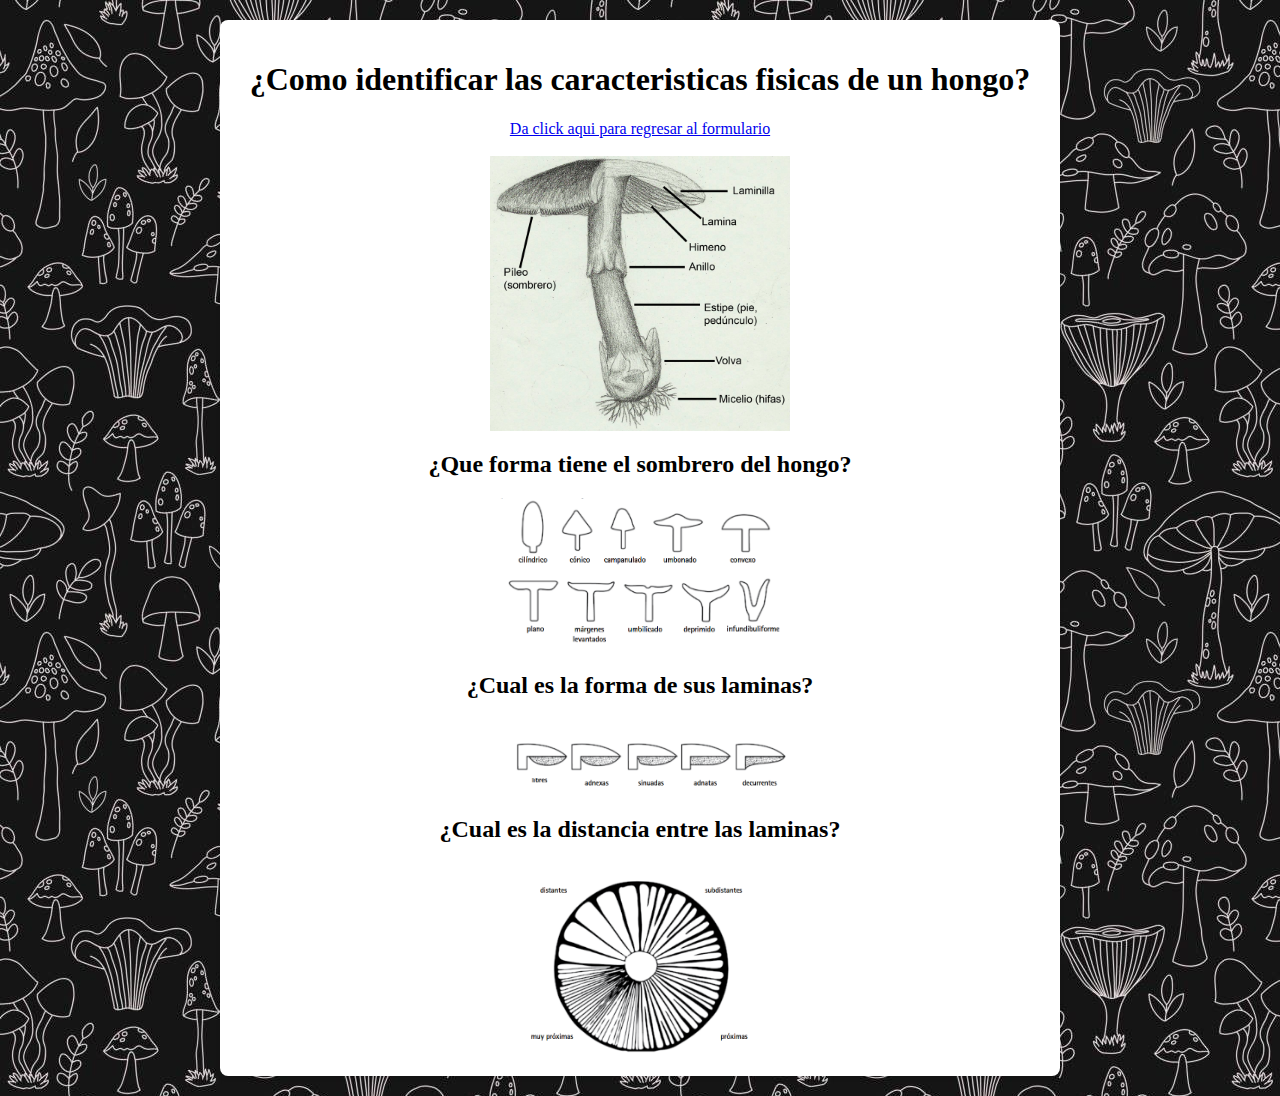
<file: SE/identificar.html>
<!DOCTYPE html>
<html lang="en">
<head>
    <meta charset="UTF-8">
    <meta name="viewport" content="width=device-width, initial-scale=1.0">
    <link rel="stylesheet" href="styleH.css">
    <title>Identificaión de las caracteristicas fisicas de un hongo</title>
</head>
<body>
    <div class="contenedor">
    <h1>¿Como identificar las caracteristicas fisicas de un hongo?</h1>
    <a href="index.html">Da click aqui para regresar al formulario</a>
    <br>
    <br>
    <img src="identficar1.png" alt="" style="width: 300px; margin: 0 auto; display: block;">
    <h2>¿Que forma tiene el sombrero del hongo?</h2>
    <img src="sombrero.png" alt="" style="width: 300px; margin: 0 auto; display: block;">
    <h2>¿Cual es la forma de sus laminas?</h2>
    <img src="laminas2.png" alt="" style="width: 300px; margin: 0 auto; display: block;">
    <h2>¿Cual es la distancia entre las laminas?</h2>
    <img src="laminas1.png" alt="" style="width: 300px; margin: 0 auto; display: block;">
    </div>
</body>
</html>
</file>
<file: SE/styleH.css>
h1{
    text-align: center;
    color: black;
    font-family: 'Times New Roman', Times, serif;
}
body {
    margin: 0;
    padding: 0;
    background-image: url("fondo1.jpeg");
    text-align: center;
    color: black;
    font-family: 'Times New Roman', Times, serif;

}
.contenedor {
    max-width: 800px;
    margin: 20px auto;
    padding: 20px;
    background:  white;
    border-radius: 8px;
    box-shadow: 0 2px 5px rgba(0, 0, 0, 0.1);
}
</file>
